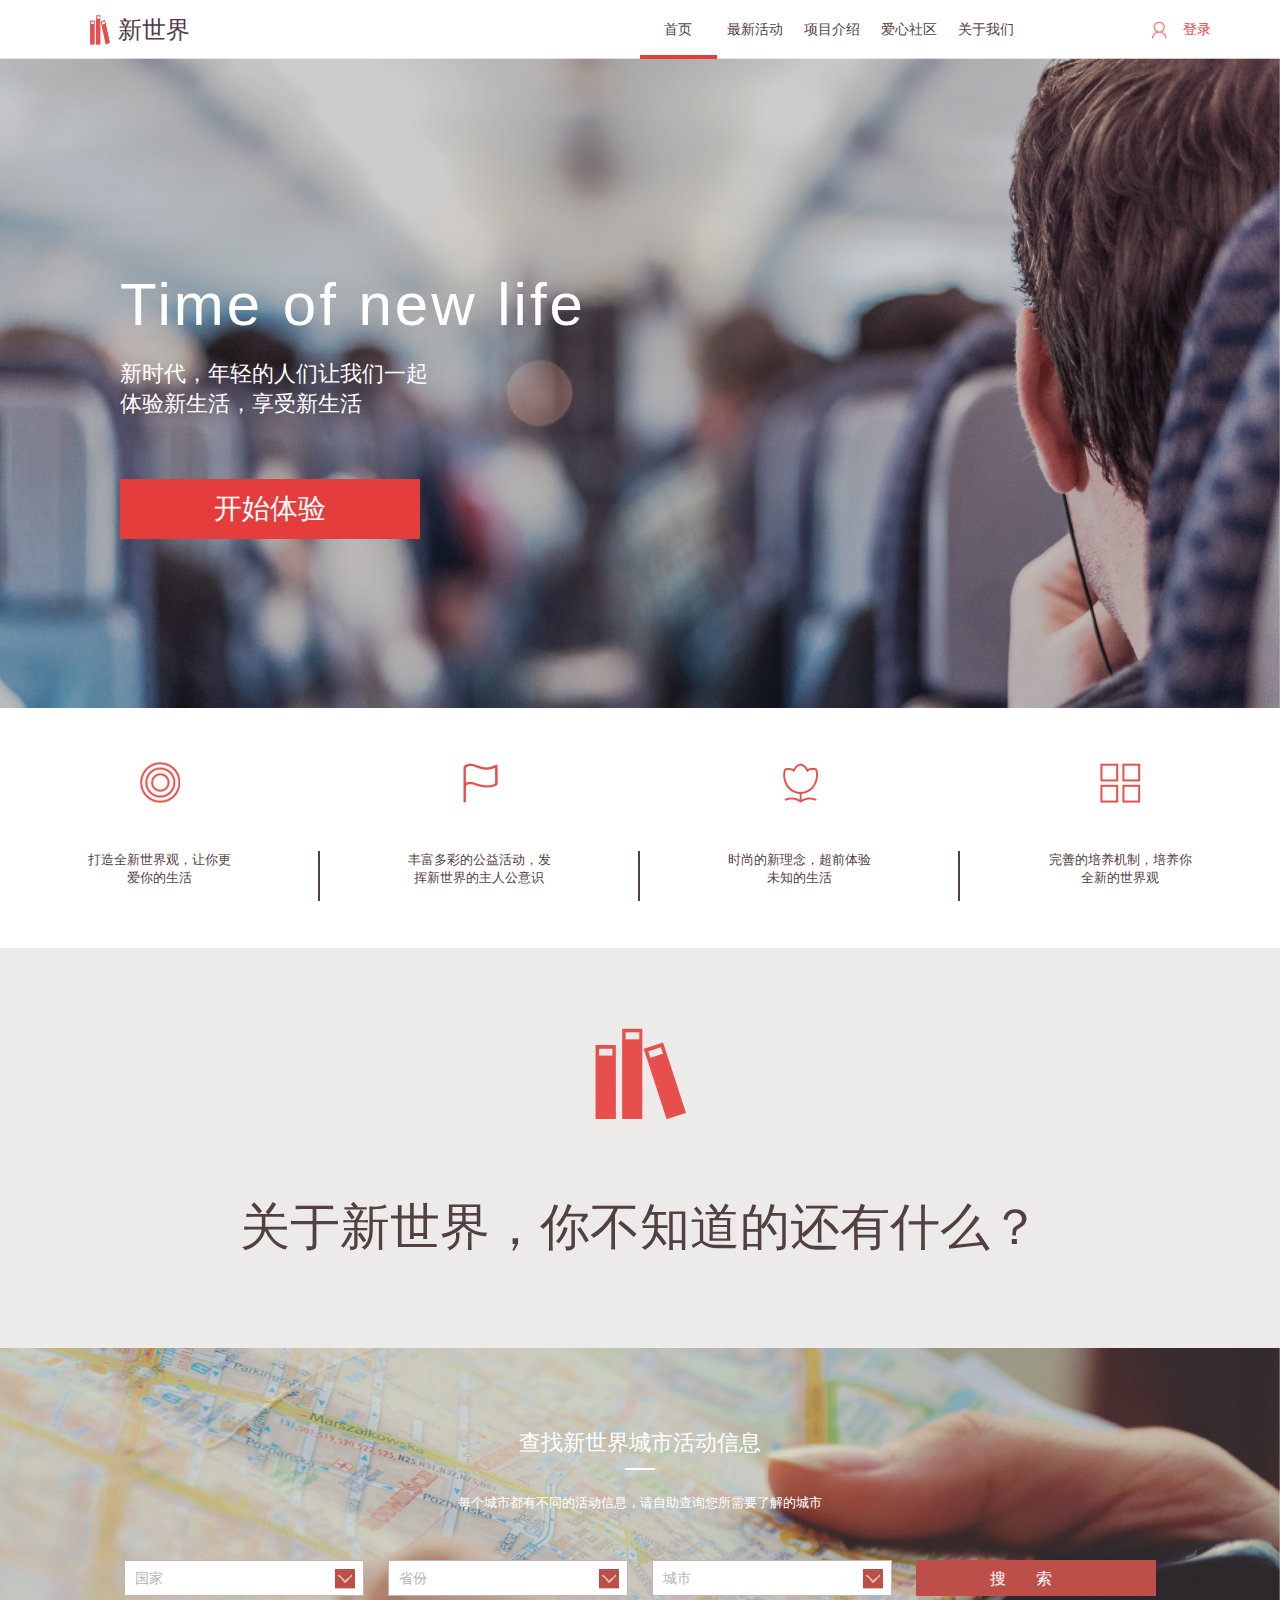
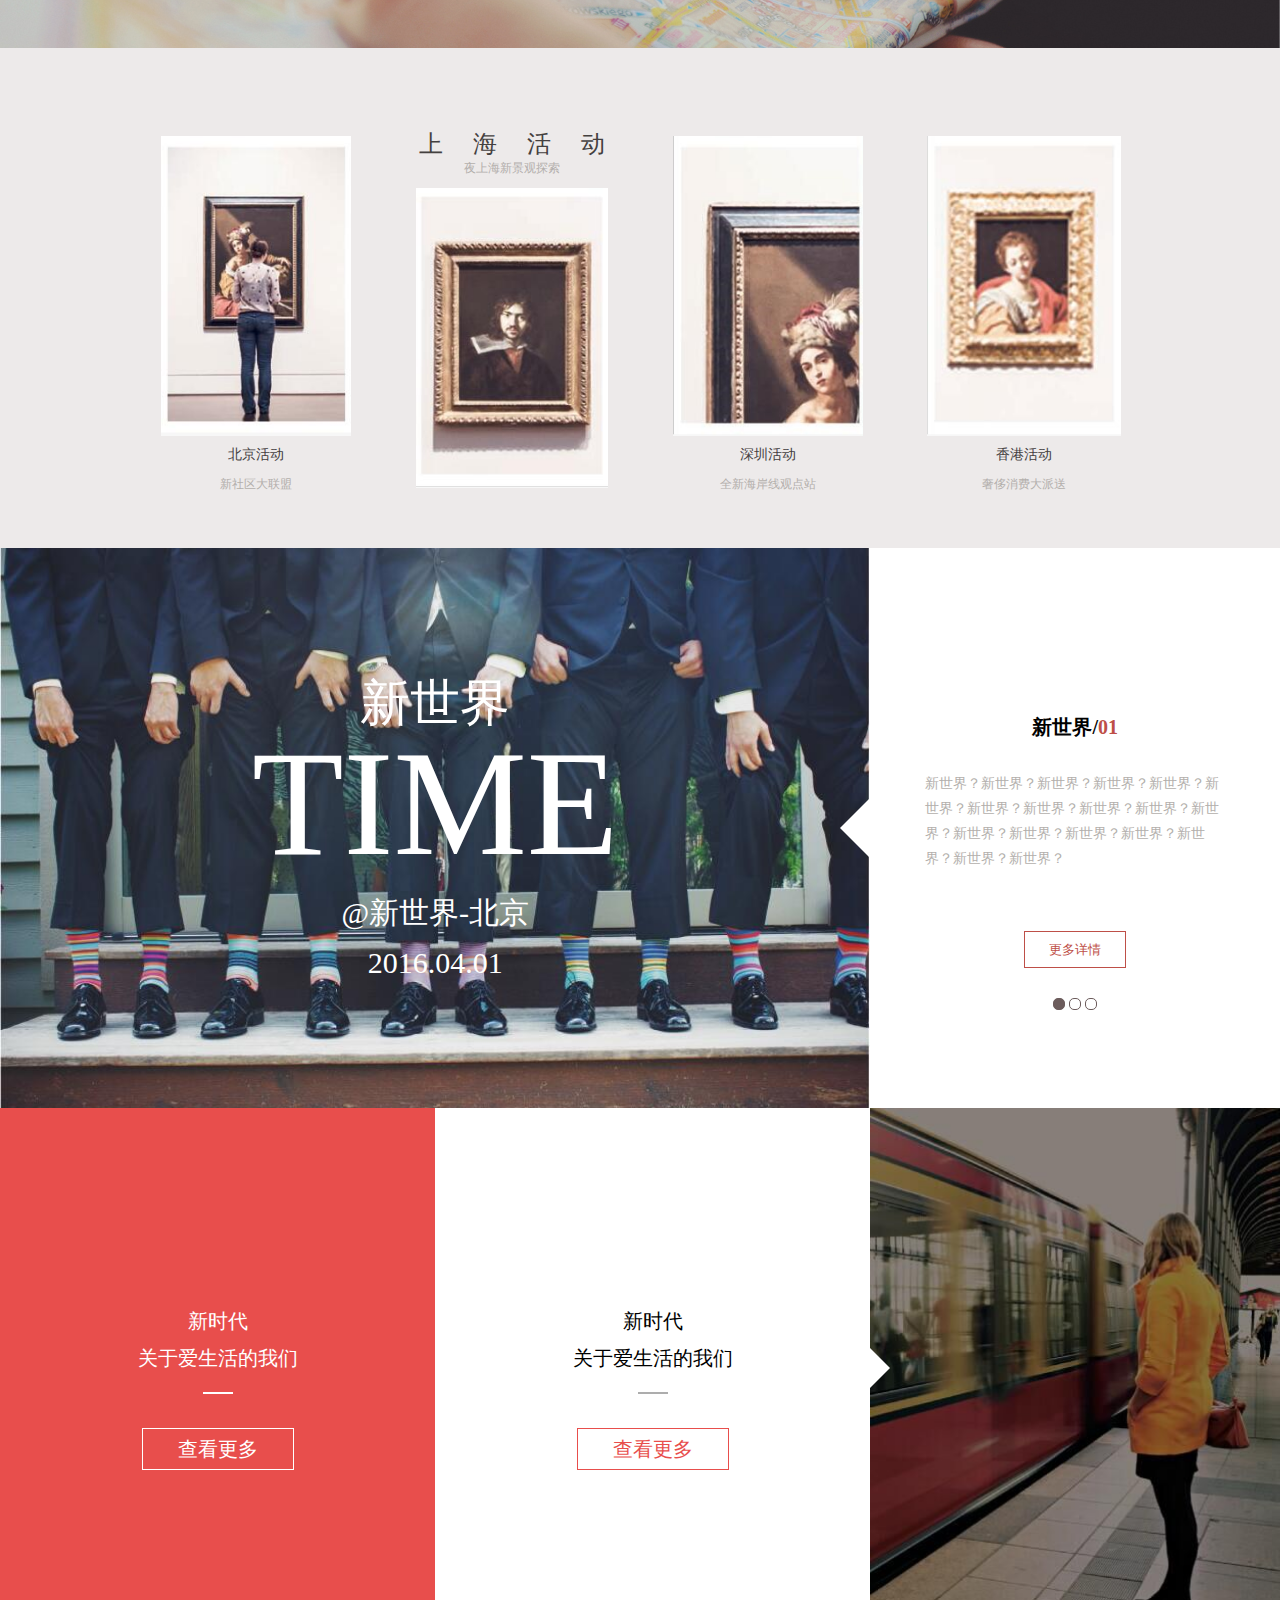
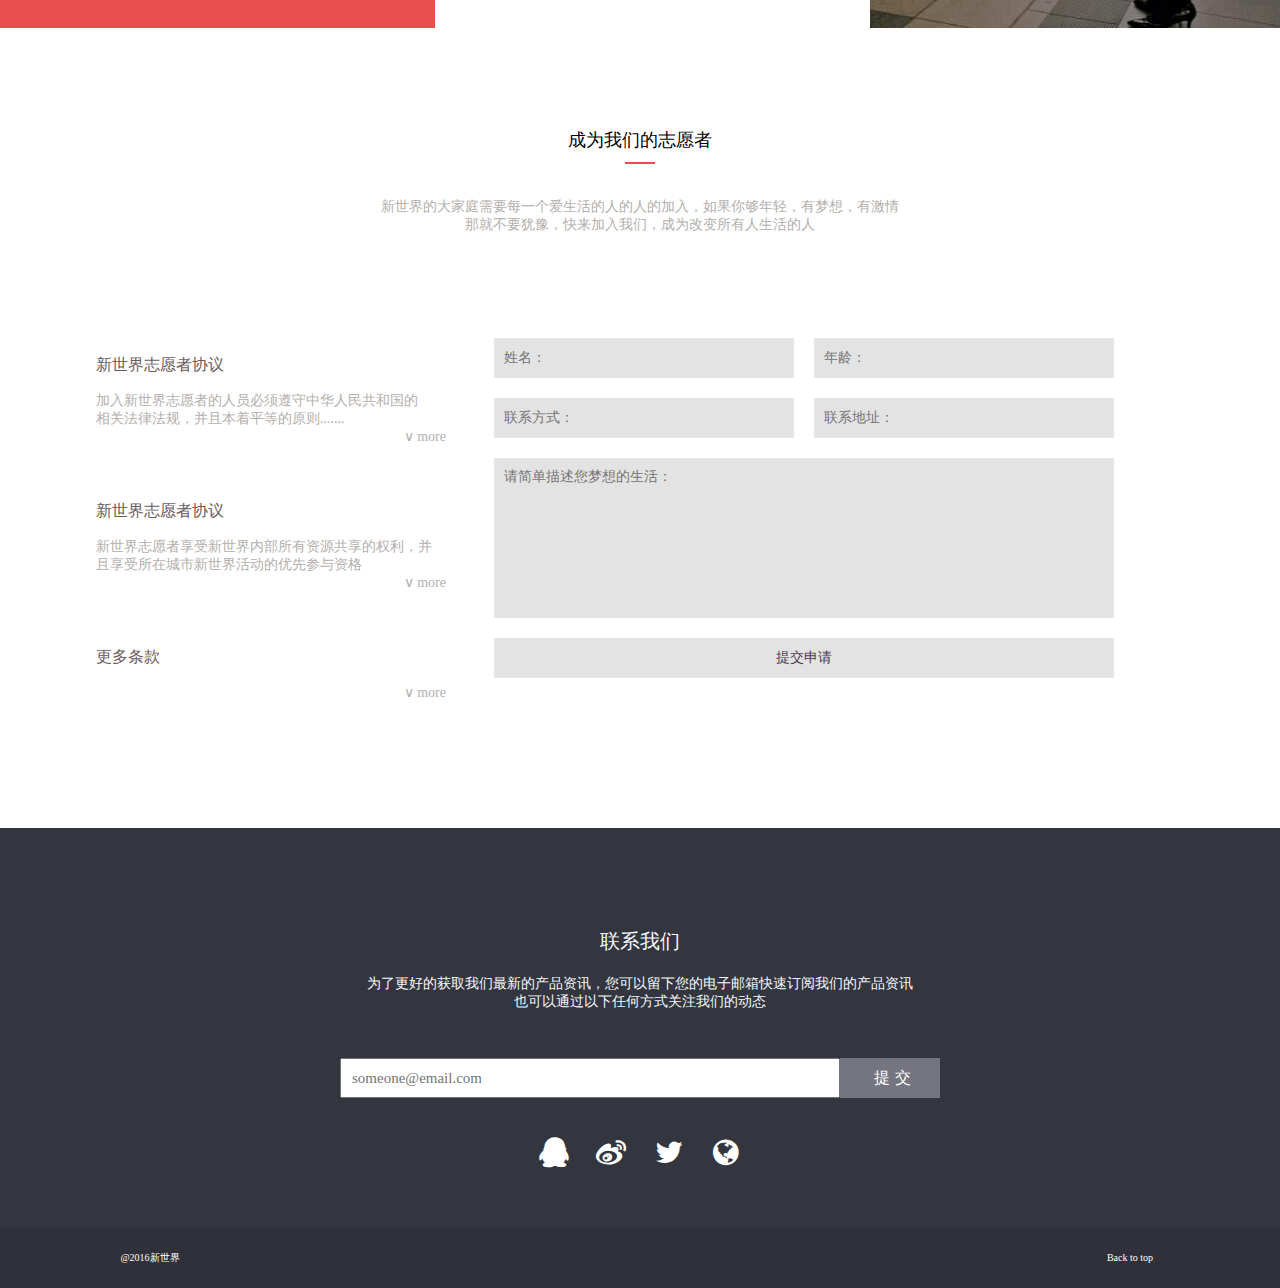
<file: 新世界/index.html>
<!DOCTYPE html>
<html lang="en">
<head>
    <meta charset="UTF-8">
    <title>New world</title>
  <link rel="stylesheet" href="css/normalize.css"/>
    <link rel="stylesheet" href="css/style.css"/>
    <link rel="stylesheet" href="css/font-awesome.min.css"/>
</head>
<body>
    <a id="top"></a>
    <div class="container">
        <header>            
            <div class="banner-left">
                <h1>新世界</h1>
            </div>
            <nav>
                <ul>
                    <li>首页</li>
                    <li>最新活动</li>
                    <li>项目介绍</li>
                    <li>爱心社区</li>
                    <li>关于我们</li>
                    <li class="move"></li>
                </ul>
            </nav>
            <div class="banner-right">
                <span>登录</span>
                <div class="move"></div>
            </div>
            
        </header>
        <section id="section-1">            
            <div class="mes">
                <p>Time of new life</p>
                <p>新时代，年轻的人们让我们一起</p>
                <p>体验新生活，享受新生活</p>
                <span>开始体验</span>
            </div>
            
        </section>
        <section id="section-2">
            
            <div class="cell">
                <div class="img">
                    <img src="images/icon-3.jpg"/>
                </div>
                <div class="mes">
                    <p>打造全新世界观，让你更<br/>爱你的生活</p>
                </div>
            </div>
            <div class="cell">
                <div class="img">
                    <img src="images/icon-4.jpg"/>
                </div>
                <div class="mes">
                    <p>丰富多彩的公益活动，发<br/>挥新世界的主人公意识</p>
                </div>
            </div>
            <div class="cell">
                <div class="img">
                    <img src="images/icon-5.jpg"/>
                </div>
                <div class="mes">
                    <p>时尚的新理念，超前体验<br/>未知的生活</p>
                </div>
            </div>
            <div class="cell">
                <div class="img">
                    <img src="images/icon-6.jpg"/>
                </div>
                <div class="mes">
                    <p>完善的培养机制，培养你<br/>全新的世界观</p>
                </div>
            </div>
            
        </section>
        <section id="section-3">
            
            <div class="img">
                <img src="images/icon-1.png"/>
            </div>
            <div class="mes">
                <p>关于新世界，你不知道的还有什么？</p>
            </div>
            
        </section>
        <section id="section-4">
                <div class="mes">
                    <p>查找新世界城市活动信息</p>
                    <span></span>
                    <p>每个城市都有不同的活动信息，请自助查询您所需要了解的城市</p>
                </div>
                <div>
                <form class="search" name = "search" action="" method="POST">
                <input type="radio" name="select"/>
                <input type="radio" name="select"/>
                <input type="radio" name="select"/>
                <input type="submit" value="搜索"/>
                <div class="options">
                    <div class="select select-1">
                        <span>国家</span>
                        <div class="option">
                            <ul>
                                <li>中国</li>
                                <li>美国</li>
                            </ul>
                        </div>
                    </div>
                    <div class="select select-2">
                        <span>省份</span>
                        <div class="option">
                            <ul>
                                <li>北京市</li>
                                <li>天津市</li>
                                <li>河北省</li>
                                <li>陕西省</li>
                                <li>内蒙古自治区</li>
                                <li>辽宁省</li>
                            </ul>
                        </div>
                    </div>
                    <div class="select select-3">
                        <span>城市</span>
                        <div class="option">
                        </div>
                    </div>
                    <div class="select">
                        <span> </span>
                    </div>
                </div>
            </form>
            </div>
            
        </section>
        <section id="section-5">            
            <div class="cell">
                <div class="img">
                    <img src="images/pic03.jpg"/>
                </div>
                <div class="mes">
                    <p>北京活动</p>
                    <p>新社区大联盟</p>
                </div>
            </div>
            <div class="cell">
                <div class="mes">
                    <p>上海活动</p>
                    <p>夜上海新景观探索</p>
                </div>
                <div class="img">
                    <img src="images/pic04.jpg"/>
                </div>
            </div>
            <div class="cell">
                <div class="img">
                    <img src="images/pic05.jpg"/>
                </div>
                <div class="mes">
                    <p>深圳活动</p>
                    <p>全新海岸线观点站</p>
                </div>
            </div>
            <div class="cell">
                <div class="img">
                    <img src="images/pic06.jpg"/>
                </div>
                <div class="mes">
                    <p>香港活动</p>
                    <p>奢侈消费大派送</p>
                </div>
            </div>            
        </section>
        <section id="section-6">            
            <div class="left">
                <div class="mes">
                    <p>新世界</p>
                    <p>TIME</p>
                    <p>@新世界-北京</p><br>
                    <p>2016.04.01</p>
                </div>
            </div>
            <div class="right">
                <div class="wrapper">
                    <input type="radio" name="list"/>
                    <input type="radio" name="list"/>
                    <input type="radio" name="list"/><br/>
                    <div class="list"></div>
                    <div class="list"></div>
                    <div class="list"></div>
                    <div class="mes mes-1">
                        <p>新世界/<span>01</span></p>
                        <p>新世界？新世界？新世界？新世界？新世界？新世界？新世界？新世界？新世界？新世界？新世界？新世界？新世界？新世界？新世界？新世界？新世界？新世界？</p>
                    </div>
                    <div class="mes mes-2">
                        <p>新世界/<span>02</span></p>
                        <p>新世界。新世界。新世界。新世界。新世界。新世界。新世界。新世界。新世界。新世界。新世界。新世界。新世界。新世界。新世界。新世界。新世界。新世界。</p>
                    </div>
                    <div class="mes mes-3">
                        <p>新世界/<span>03</span></p>
                        <p>新世界！新世界！新世界！新世界！新世界！新世界！新世界！新世界！新世界！新世界！新世界！新世界！新世界！新世界！新世界！新世界！新世界！新世界！</p>
                    </div>
                    <div class="button">
                        <span>更多详情</span>
                    </div>
                </div>
            </div>
            
        </section>
        <section id="section-7">            
            <div class="wrapper">
                <div class="cell">
                    <div class="mes">
                        <p>新时代</p>
                        <p>关于爱生活的我们</p>
                        <span></span>
                    </div>
                    <div class="button">
                        <span>查看更多</span>
                    </div>
                </div>
                <div class="cell">
                    <div class="mes">
                        <p>新时代</p>
                        <p>关于爱生活的我们</p>
                        <span></span>
                    </div>
                    <div class="button">
                        <span>查看更多</span>
                    </div>
                </div>
            </div>
            <div class="img"></div>            
        </section>
        <section id="section-8">            
            <div class="top">
                <div class="mes">
                    <p>成为我们的志愿者</p>
                    <span></span>
                    <p>新世界的大家庭需要每一个爱生活的人的人的加入，如果你够年轻，有梦想，有激情<br/>那就不要犹豫，快来加入我们，成为改变所有人生活的人</p>
                </div>
            </div>
            <div class="left">
                <div class="mes">
                    <p>新世界志愿者协议</p>
                    <p>加入新世界志愿者的人员必须遵守中华人民共和国的<br/>相关法律法规，并且本着平等的原则.......</p>
                    <span>∨ more</span>
                </div>
                <div class="mes">
                    <p>新世界志愿者协议</p>
                    <p>新世界志愿者享受新世界内部所有资源共享的权利，并<br/>且享受所在城市新世界活动的优先参与资格</p>
                    <span>∨ more</span>
                </div>
                <div class="mes">
                    <p>更多条款</p>
                    <span>∨ more</span>
                </div>
            </div>
            <div class="right">
                <form>
                    <input type="text" placeholder="姓名："/>
                    <input type="text" placeholder="年龄："/>
                    <input type="text" placeholder="联系方式："/>
                    <input type="text" placeholder="联系地址："/>
                    <textarea cols="30" rows="10" placeholder="请简单描述您梦想的生活："></textarea>
                    <input type="submit" value="提交申请"/>
                </form>
            </div>
            
        </section>
        <section id="section-9">           
            <div class="mes">
                <p>联系我们</p>
                <p>为了更好的获取我们最新的产品资讯，您可以留下您的电子邮箱快速订阅我们的产品资讯<br/>也可以通过以下任何方式关注我们的动态</p>
            </div>
            <div class="text">
                <input type="email" placeholder="someone@email.com"/>
                <input type="submit" value=" 提交"/>
            </div>
            <div class="icon">
                <i class="fa fa-qq"></i>
                <i class="fa fa-weibo"></i>
                <i class="fa fa-twitter"></i>
                <i class="fa fa-globe"></i>
            </div>            
        </section>
        <footer>
            <div class="mes">
                <span>@2016新世界</span>
            </div>
            <div class="back">
                <a href="#top">Back to top</a>
            </div>
        </footer>
    </div>
    
</body>
</html>
</file>
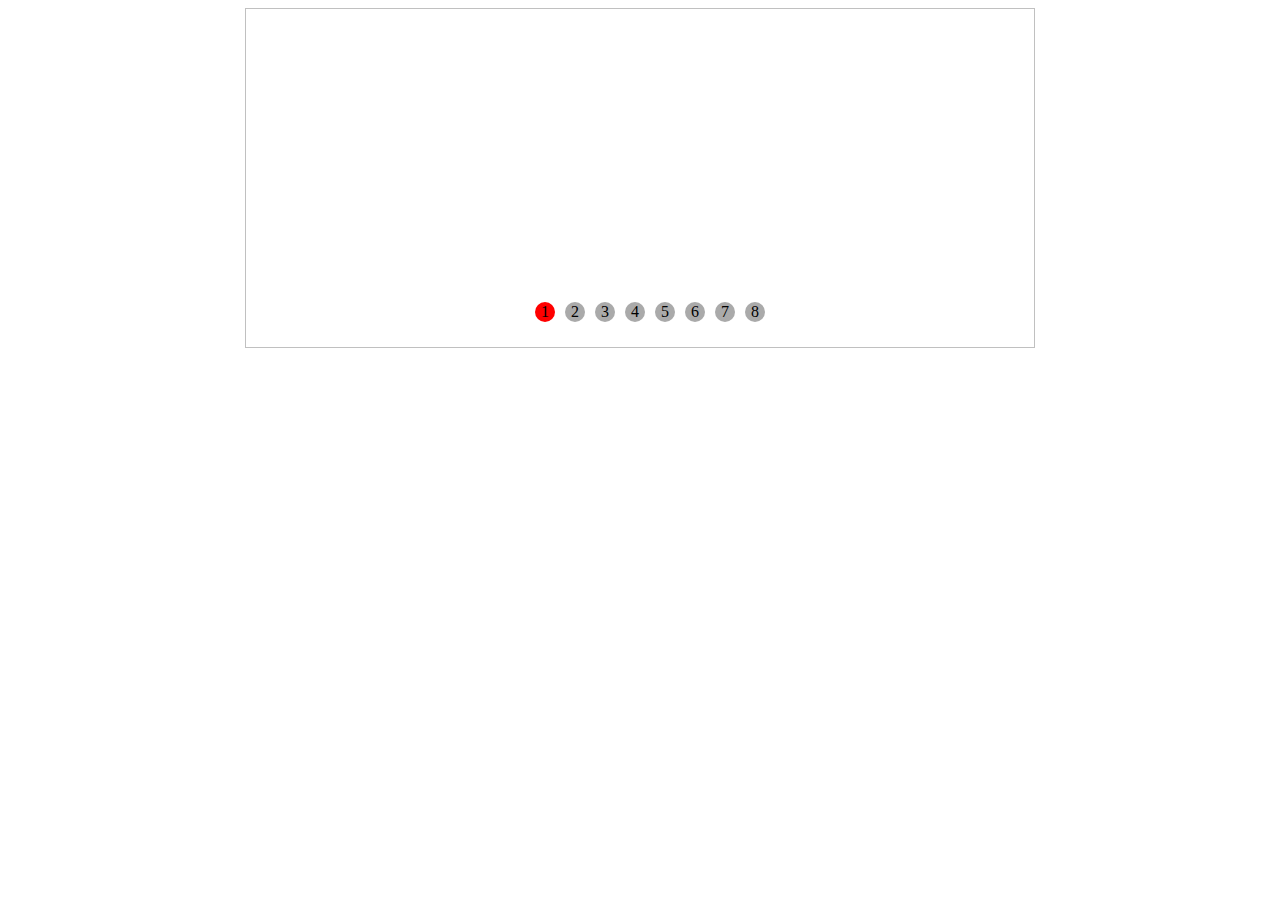
<file: 轮播图/index.html>
<!DOCTYPE html>
<html lang="en">
<head>
    <meta charset="UTF-8">
    <title>轮播图</title>
    <style>
        #loopDiv{
            width: 790px;
            height: 340px;
            margin: 0 auto;
            position: relative;
        }

        #list{
            list-style: none;
            position: absolute;
            bottom: 10px;
            left: 250px;
        }
        #list li{
            float: left;
            width: 20px;
            height: 20px;
            line-height: 20px;
            text-align: center;
            border-radius: 50%;
            background: #aaa;
            margin-right: 10px;
        }
        .chooseBut{
            width: 50px;
            height: 80px;
            background-color: rgba(0,0,0,0.2);
            color: #fff;
            font-size: 30px;
            line-height: 80px;
            text-align: center;
            display: none;
        }
        #left{
            position: absolute;
            left: 0px;
            top: 130px;
        }
        #right{
            position: absolute;
            right: 0px;
            top: 130px;
        }
    </style>
</head>
<body>
    <div id="loopDiv">
        <img  id="pic" style="width: 790px;height: 340px;"/>
        <ul id="list">
            <li>1</li>
            <li>2</li>
            <li>3</li>
            <li>4</li>
            <li>5</li>
            <li>6</li>
            <li>7</li>
            <li>8</li>
        </ul>
        <div id="left" class="chooseBut"><</div>
        <div id="right" class="chooseBut">></div>
    </div>
    <script type="text/javascript">
        var jsDivBox = document.getElementById("loopDiv");
        //图片节点
        var jsImg = document.getElementById("pic");
        //左右按钮节点
        var jsLeft = document.getElementById("left");
        var jsRight = document.getElementById("right");
        //获取所有的li
        var jsUl = document.getElementById("list");
        var jsLis = jsUl.getElementsByTagName("li");
        //让第一个小圆点变为红色
        jsLis[0].style.backgroundColor = "red";

        //显示当前的图片下标
        var currentPage = 0;

        //启动定时器
        var timer = setInterval(func, 1000);
        function func() {
            currentPage++;
            changePic();

        }
        function changePic() {
            if (currentPage == 8) {
                currentPage = 0;
            }
            if (currentPage == -1) {
                currentPage = 7;
            }
            //更换图片
            //"img/1.jpg"
            jsImg.src = "img/" + currentPage + ".jpg";
            //将所有的小圆点颜色清空
            for (var i = 0; i < jsLis.length; i++) {
                jsLis[i].style.backgroundColor = "#aaa";
            }
            //改变对应小圆点为红色
            jsLis[currentPage].style.backgroundColor = "red";
        }

        //鼠标进入
        jsDivBox.addEventListener("mouseover", func1, false);
        function func1() {
            //停止定时器
            clearInterval(timer);
            //显示左右按钮
            jsLeft.style.display = "block";
            jsRight.style.display = "block";
        }
        //鼠标移出
        jsDivBox.addEventListener("mouseout", func2, false);
        function func2() {
            //重启定时器
            timer = setInterval(func, 1000);

            //隐藏左右按钮
            jsLeft.style.display = "none";
            jsRight.style.display = "none";
        }

        //点击左右按钮
        jsLeft.addEventListener("click", func3, false);
        function func3() {
            currentPage--;
            changePic();
        }
        jsLeft.onmouseover = function() {
            this.style.backgroundColor = "rgba(0,0,0,0.6)";
        }
        jsLeft.onmouseout = function() {
            this.style.backgroundColor = "rgba(0,0,0,0.2)";
        }
        jsRight.addEventListener("click", func4, false);
        function func4() {
            currentPage++;
            changePic();
        }
        jsRight.onmouseover = function() {
            this.style.backgroundColor = "rgba(0,0,0,0.6)";
        }
        jsRight.onmouseout = function() {
            this.style.backgroundColor = "rgba(0,0,0,0.2)";
        }

        //进入小圆点
        for (var j = 0; j < jsLis.length; j++) {
            jsLis[j].onmouseover = function() {
                currentPage = parseInt(this.innerHTML) - 1;
                changePic();
            };
        }

    </script>
</body>
</html>
</file>
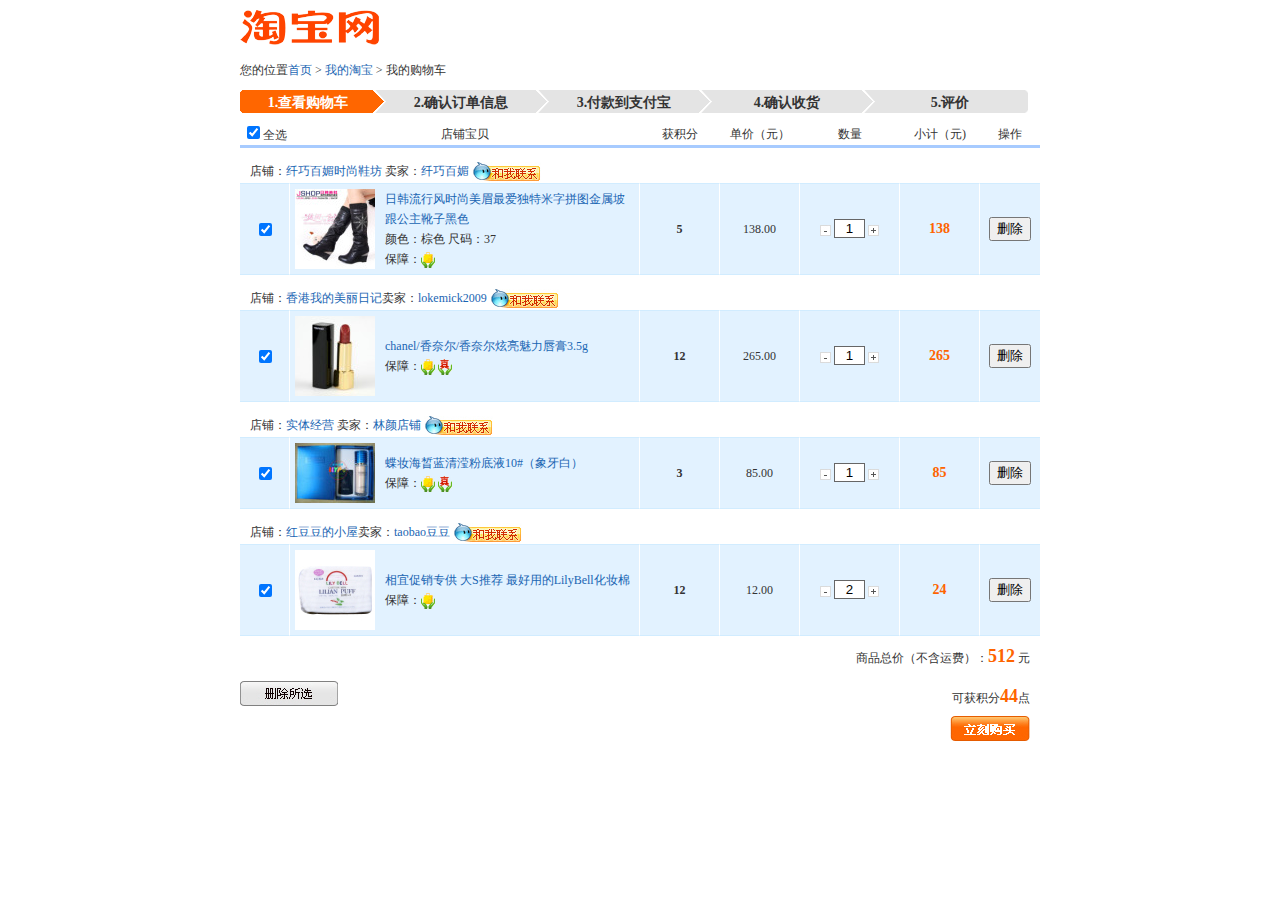
<file: mycart/demo.html>
<!DOCTYPE html PUBLIC "-//W3C//DTD XHTML 1.0 Transitional//EN" "http://www.w3.org/TR/xhtml1/DTD/xhtml1-transitional.dtd">
<html>
<head>
<meta http-equiv="Content-Type" content="text/html; charset=utf-8" />
<title>淘宝购物车页面</title>
<link href="css/myCart1.css" type="text/css" rel="stylesheet"/>
<script type="text/javascript" src="js/myCart1.js"></script>
</head>
<body>
<div id="header"><img src="images/taobao_logo.gif" alt="logo" /></div>
<div id="nav">您的位置<a href="#">首页</a> > <a href="#">我的淘宝</a> > 我的购物车</div>
<div id="navlist">
  <ul>
    <li class="navlist_red_left"></li> 
    <li class="navlist_red">1.查看购物车</li> 
    <li class="navlist_red_arrow"></li>
    <li class="navlist_gray">2.确认订单信息</li> 
    <li class="navlist_gray_arrow"></li> 
     <li class="navlist_gray">3.付款到支付宝</li> 
    <li class="navlist_gray_arrow"></li>   
     <li class="navlist_gray">4.确认收货</li> 
    <li class="navlist_gray_arrow"></li> 
    <li class="navlist_gray">5.评价</li> 
    <li class="navlist_gray_right"></li>   
  </ul>
</div>
<div id="content">
 <table width="100%" border="0" cellspacing="0" cellpadding="0" id="shopping">
 <form action="" method="post" name="myform">
  <tr>
    <td class="title_1"><input id="allCheckBox" type="checkbox" value="" onclick="selectAll()" />全选</td>
    <td class="title_2" colspan="2">店铺宝贝</td>
    <td class="title_3">获积分</td>
    <td class="title_4">单价（元）</td>
    <td class="title_5">数量</td>
    <td class="title_6">小计（元)</td>
    <td class="title_7">操作</td>
  </tr>
  <tr>
    <td colspan="8" class="line"></td>
  </tr>
  <tr>
    <td colspan="8" class="shopInfo">店铺：<a href="#">纤巧百媚时尚鞋坊</a> 卖家：<a href="#">纤巧百媚</a> <img src="images/taobao_relation.jpg" alt="relation" /></td>
  </tr>
   <tr id="product1" class="product">
    <td class="cart_td_1"><input name="cartCheckBox" type="checkbox" value="product1" onclick="selectSingle()" /></td>
    <td class="cart_td_2"><img src="images/taobao_cart_01.jpg" alt="shopping"/></td>
    <td class="cart_td_3"><a href="#">日韩流行风时尚美眉最爱独特米字拼图金属坡跟公主靴子黑色</a><br />
       颜色：棕色 尺码：37<br />
        保障：<img src="images/taobao_icon_01.jpg" alt="icon" /></td>
    <td class="cart_td_4">5</td>
    <td class="cart_td_5">138.00</td>
    <td class="cart_td_6"><img src="images/taobao_minus.jpg" alt="minus" onclick="changeNum('num_1','minus')" class="hand"/> <input id="num_1" type="text"  value="1" class="num_input" readonly="readonly"/> <img src="images/taobao_adding.jpg" alt="add" onclick="changeNum('num_1','add')"  class="hand"/></td>
    <td class="cart_td_7"></td>
    <td class="cart_td_8"><button onclick="deleteRow()">删除</button></td>
  </tr>
  
  <tr>
    <td colspan="8" class="shopInfo">店铺：<a href="#">香港我的美丽日记</a>卖家：<a href="#">lokemick2009</a> <img src="images/taobao_relation.jpg" alt="relation" /></td>
  </tr>
   <tr id="product2" class="product">
    <td class="cart_td_1"><input name="cartCheckBox" type="checkbox" value="product2" onclick="selectSingle()" /></td>
    <td class="cart_td_2"><img src="images/taobao_cart_02.jpg" alt="shopping"/></td>
    <td class="cart_td_3"><a href="#">chanel/香奈尔/香奈尔炫亮魅力唇膏3.5g</a><br />
        保障：<img src="images/taobao_icon_01.jpg" alt="icon" /> <img src="images/taobao_icon_02.jpg" alt="icon" /></td>
    <td class="cart_td_4">12</td>
    <td class="cart_td_5">265.00</td>
    <td class="cart_td_6"><img src="images/taobao_minus.jpg" alt="minus" onclick="changeNum('num_2','minus')" class="hand"/> <input id="num_2" type="text"  value="1" class="num_input" readonly="readonly"/> <img src="images/taobao_adding.jpg" alt="add" onclick="changeNum('num_2','add')"  class="hand"/></td>
    <td class="cart_td_7"></td>
    <td class="cart_td_8"><button onclick="deleteRow()">删除</button></td>
  </tr>
  
   <tr>
    <td colspan="8" class="shopInfo">店铺：<a href="#">实体经营</a> 卖家：<a href="#">林颜店铺</a> <img src="images/taobao_relation.jpg" alt="relation" /></td>
  </tr>
   <tr id="product3" class="product">
    <td class="cart_td_1"><input name="cartCheckBox" type="checkbox" value="product3"  onclick="selectSingle()"/></td>
    <td class="cart_td_2"><img src="images/taobao_cart_03.jpg" alt="shopping"/></td>
    <td class="cart_td_3"><a href="#">蝶妆海晳蓝清滢粉底液10#（象牙白）</a><br />
        保障：<img src="images/taobao_icon_01.jpg" alt="icon" /> <img src="images/taobao_icon_02.jpg" alt="icon" /></td>
    <td class="cart_td_4">3</td>
    <td class="cart_td_5">85.00</td>
    <td class="cart_td_6"><img src="images/taobao_minus.jpg" alt="minus" onclick="changeNum('num_3','minus')" class="hand"/> <input id="num_3" type="text"  value="1" class="num_input" readonly="readonly"/> <img src="images/taobao_adding.jpg" alt="add" onclick="changeNum('num_3','add')"  class="hand"/></td>
    <td class="cart_td_7"></td>
    <td class="cart_td_8"><button onclick="deleteRow()">删除</button></td>
  </tr>
  
   <tr>
    <td colspan="8" class="shopInfo">店铺：<a href="#">红豆豆的小屋</a>卖家：<a href="#">taobao豆豆</a> <img src="images/taobao_relation.jpg" alt="relation" /></td>
  </tr>
   <tr id="product4" class="product">
    <td class="cart_td_1"><input name="cartCheckBox" type="checkbox" value="product4" onclick="selectSingle()" /></td>
    <td class="cart_td_2"><img src="images/taobao_cart_04.jpg" alt="shopping"/></td>
    <td class="cart_td_3"><a href="#">相宜促销专供 大S推荐 最好用的LilyBell化妆棉</a><br />
        保障：<img src="images/taobao_icon_01.jpg" alt="icon" /></td>
    <td class="cart_td_4">12</td>
    <td class="cart_td_5">12.00</td>
    <td class="cart_td_6"><img src="images/taobao_minus.jpg" alt="minus" onclick="changeNum('num_4','minus')" class="hand"/> <input id="num_4" type="text"  value="2" class="num_input" readonly="readonly"/> <img src="images/taobao_adding.jpg" alt="add" onclick="changeNum('num_4','add')"  class="hand"/></td>
    <td class="cart_td_7"></td>
    <td class="cart_td_8"><button onclick="deleteRow()">删除</button></td>
  </tr>
  
   <tr>
   <td  colspan="3"><a href="javascript:deleteSelectRow()"><img src="images/taobao_del.jpg" alt="delete"/></a></td>
    <td colspan="5" class="shopend">商品总价（不含运费）：<label id="total" class="yellow"></label> 元<br />
    可获积分<label class="yellow" id="integral"></label>点<br />
    <input name=" " type="image" src="images/taobao_subtn.jpg" /></td>
  </tr>
  </form>
</table>
</div>
</body>
</html>
</file>
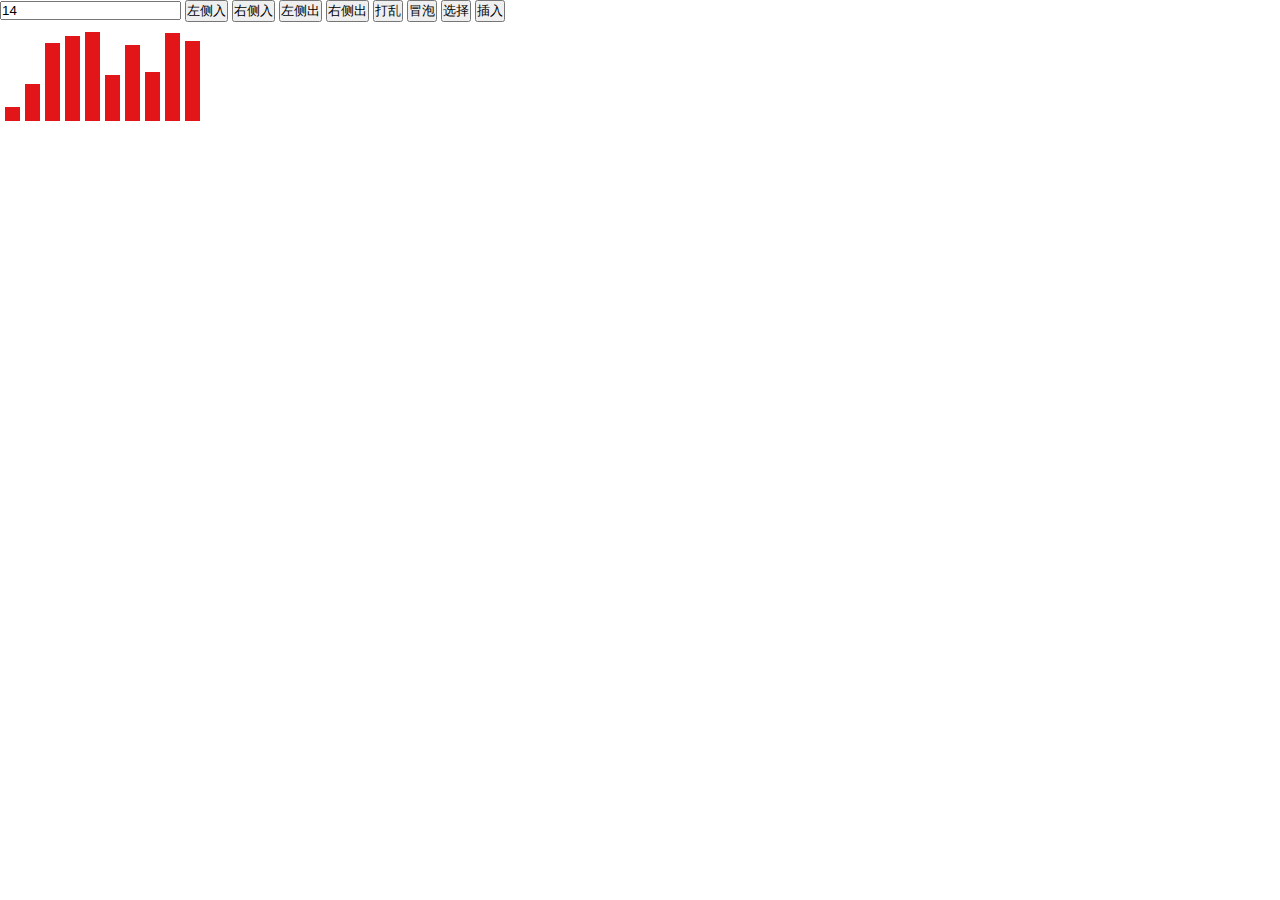
<file: task19/19.html>
<!DOCTYPE html>
<html lang="en">
<head>
	<meta charset="UTF-8">
	<title>19</title>
	<style type="text/css">
	* {
    margin: 0;
    padding: 0;
}
ul {
    margin-top: 10px;
    vertical-align: bottom;
}
li {
    display: inline-block;
    margin-left: 5px;
    width: 15px;
    background-color: #E21519;
    color: #FFFFFF;
    list-style-type: none;
}
</style>
</head>
<body>
	 <input type="text"> 
	 <button>左侧入</button> 
	 <button>右侧入</button> 
     <button>左侧出</button> 
     <button>右侧出</button> 
     <button>打乱</button> 
    <button>冒泡</button> 
     <button>选择</button> 
     <button>插入</button> 
     <ul></ul> 
     <script type="text/javascript" src="util.js"></script>
<script type="text/javascript">

	(function() {
    var btns         = document.querySelectorAll("button"),
        lin          = btns[0],
        rin          = btns[1],
        lout         = btns[2],
        rout         = btns[3],
        messBtn      = btns[4],
        bubbleBtn    = btns[5],
        selectionBtn = btns[6],
        insertionBtn    = btns[7],
        queue        = document.querySelector("ul");

    addHandler(lin, "click", leftIn);
    addHandler(rin, "click", rightIn);
    addHandler(lout, "click", leftOut);
    addHandler(rout, "click", rightOut);
    addHandler(queue, "click", deleteEle);
    addHandler(messBtn, "click", function() {
        init(queue, lin);
    });
    addHandler(bubbleBtn, "click", function() {
        bubbleSort(queue);
    });
    addHandler(selectionBtn, "click", function() {
        slectionSort(queue);
    });
    addHandler(insertionBtn, "click", function() {
        insertionSort(queue);
    });

    init(queue, lin);
})();

function leftIn() {
    var queue  = document.querySelector("ul"),
        input  = document.querySelector("input"),
        newEle = document.createElement("li"),
        oldEle = queue.querySelectorAll("li")[0],
        temp;

    if(!(temp = transValue(input))) {
        return false;
    }
    newEle.style.height = temp + "px";
    if(queueLength(queue) >= 60) {
        alert("队列满了");
    } else if(!oldEle) {
        queue.appendChild(newEle);
    } else {
        queue.insertBefore(newEle, oldEle);
    }
};

function rightIn() {
    var newEle = document.createElement("li"),
        queue  = document.querySelector("ul"),
        input  = document.querySelector("input"),
        temp;

    if(!(temp = transValue(input))) {
        return false;
    }
    newEle.style.height = temp + "px";
    if(queueLength(queue) >= 60) {
        alert("队列满了");
    } else {
        queue.appendChild(newEle);
    }
};

function leftOut() {
    var queue  = document.querySelector("ul"),
        oldEle = queue.querySelectorAll("li")[0];

    if(!oldEle) {
        alert("队列空了");
    } else {
        alert(oldEle.offsetHeight);
        queue.removeChild(oldEle);
    }
};

function rightOut() {
    var queue  = document.querySelector("ul"),
        oldEle = queue.lastChild;

    if(!oldEle) {
        alert("队列空了");
    } else {
        alert(oldEle.offsetHeight);
        queue.removeChild(oldEle);
    }
};

function deleteEle(event) {
    var oldEle = getTarget(event),
        queue  = document.querySelector("ul");

    if(oldEle.tagName == "LI") {
        queue.removeChild(oldEle);
    }
};

/**
 * the number of elements in queue
 */
function queueLength(queue) {
    return queue.querySelectorAll("li").length;
};

function transValue(input) {
    var result = parseInt(input.value.replace(/\D/g, ""), 10);

    if(result > 100 || result < 10) {
        input.value = "必须为10-100的整数！";
        return false;
    }
    return result;
};

function swap(ele1, ele2) {
    var temp = ele1.offsetHeight;

    ele1.offsetHeight = ele2.offsetHeight;
    ele1.style.height = ele2.offsetHeight + "px";
    ele2.offsetHeight = temp;
    ele2.style.height = temp + "px";

    // 如果只是相邻元素swap，可以使用下面这个方法直接交换dom元素
    // 但是考虑到非冒泡排序算法使用swap时不一定是交换相邻元素(比
    // 如插入排序)，所以使用交换高度的方法。注意ele.style.height
    // 和ele.offsetHeight都需要互换

    // ele1.parentNode.insertBefore(ele2, ele1);
};

function bubbleSort(queue) {
    var eles = queue.querySelectorAll("li"),
        len  = eles.length, i=0, j = 0, delay = 50, timer;

    timer = setInterval(function(){
        if(i==len-1){
            clearInterval(timer);
        }
        
            
                if(j<len-1-i&&eles[j].offsetHeight>eles[j+1].offsetHeight){
                    swap(eles[j],eles[j+1]);
                    i++;
                    j++;
                }
            
        }, delay);
};

function slectionSort(queue) {
    var eles = queue.querySelectorAll("li"),
        len  = eles.length, i = 0, j = 1, min = 0, delay = 50, timer;

    timer = setInterval(function() {
        if(i == len - 1) {
            clearInterval(timer);
        }
        if(j == len) {
            swap(eles[i], eles[min]);
            ++i;
            min = i;
            j = i + 1;
        }
        if(eles[j] && eles[j].offsetHeight < eles[min].offsetHeight) {
            min = j;
        }
        ++j;
    }, delay);
};

/**
 * 用两个变量控制内外循环
 */
function insertionSort(queue) {
    var eles = queue.querySelectorAll("li"),
        len  = eles.length,
        temp, i = 1, j = 0, timer, delay = 100, outer = true, inner = false;

    timer = setInterval(function() {
        if(outer) {
            if(i == len) {
                clearInterval(timer);
                return ;
            }
            if(eles[i].offsetHeight < eles[i-1].offsetHeight) {
                temp = eles[i].offsetHeight;
                j = i - 1;
                outer = false;
                inner = true;
            } else {
                i++;
            }
        }
        if(inner) {
            if(j < 0 || eles[j].offsetHeight < temp) {
                eles[j+1].style.height = temp + "px";
                eles[j+1].offsetHeight = temp;
                i++;
                inner = false;
                outer = true;
            } else {
                eles[j+1].style.height = eles[j].style.height;
                eles[j+1].offsetHeight = eles[j].offsetHeight;
                j--;
            }
        }
    }, delay);
};
</script>	
</body>
</html>
</file>
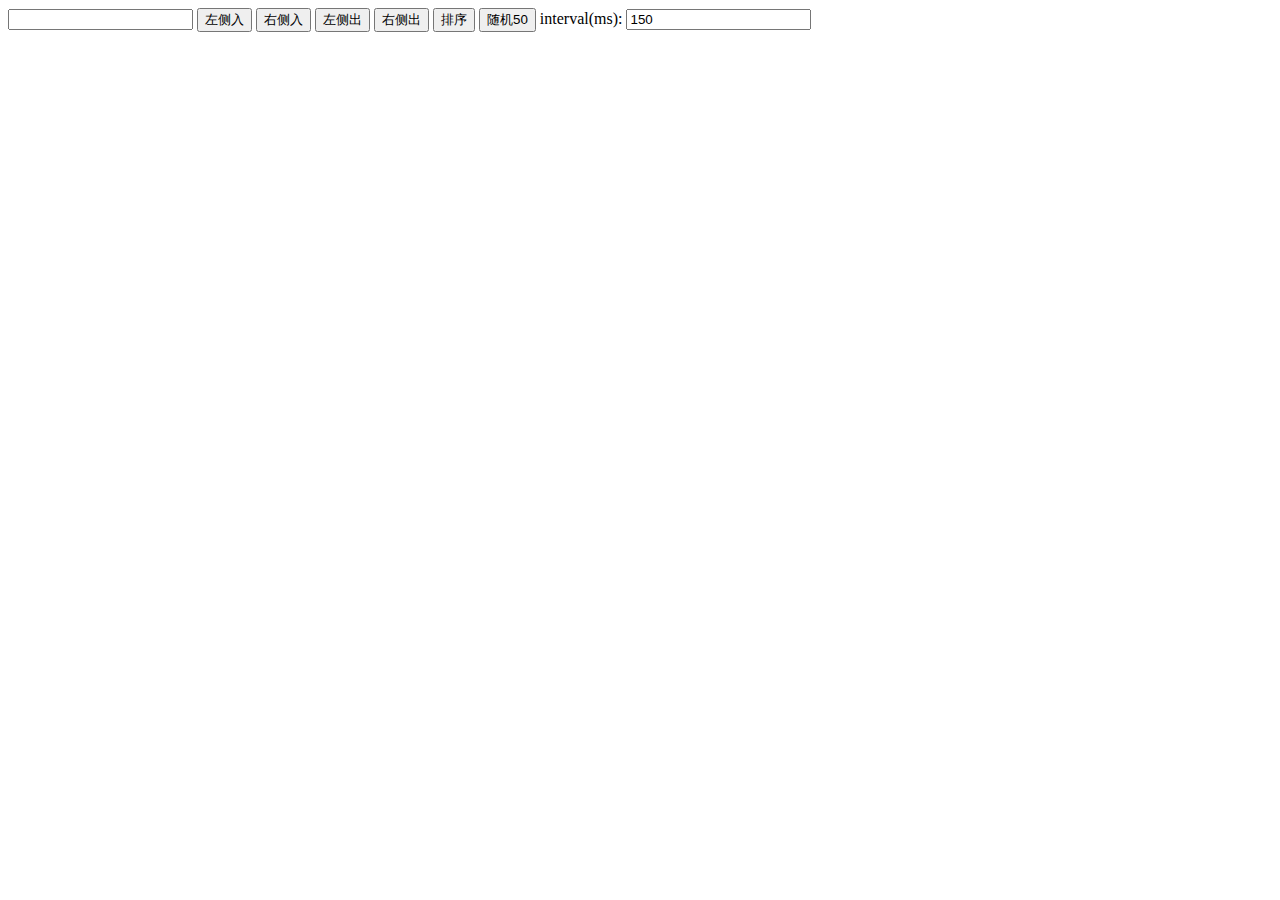
<file: task19/191.html>
<!DOCTYPE html>
<html>
<head>
  <meta charset="utf-8" />
  <title>Task 19</title>
  <style>
    #result {
      display: flex;
      height: 505px;
      align-items: flex-end;
    }
    #result div {
      margin: 3px;
      width: 15px;
      transition: height 500ms;
    }
    .red {
      background-color: red;
    }
    .blue {
      background-color: blue;
    }
    .green {
      background-color: green;
    }
  </style>
</head>
<body>
  <div>
    <input type="text" />
    <button id="left-in">左侧入</button>
    <button id="right-in">右侧入</button>
    <button id="left-out">左侧出</button>
    <button id="right-out">右侧出</button>
    <button id="sort">排序</button>
    <button id="random">随机50</button>
    interval(ms): <input id="renderInterval" value="150" />
  </div>
  <div id="result"></div>
  <script>
    $ = function (el) { return document.querySelector(el); };
    $$ = function (el) { return document.querySelectorAll(el); };
    var data = [];
    var sizeFactor = 5; // 大，大，大
    var aniQue = delay(function(){}, 0); // = animationQueue
    var inAnimation = false; // true: 不要动，举起手来，离开鼠标和键盘
    var renderInterval = 150; // 设成10才是真快感

    /* delay还是queue？ */
    function delay(fn, t) {
      var queue = [], self, timer;
      function schedule(fn, t) {
        timer = setTimeout(function() {
          timer = null;
          fn();
          if (queue.length) {
            var next = queue.shift();
            schedule(next.fn, next.t);
          }
        }, t);
      }
      self = {
        delay: function(fn, t) {
          if (queue.length || timer) {
            queue.push({fn: fn, t: t});
          } else {
            schedule(fn, t);
          }
          return self;
        },
        cancel: function() {
          clearTimeout(timer);
          queue = [];
        }
      }
      return self.delay(fn, t);
    }

    /* 为什么你怎么快 */
    function sort_partition(left, right) {
      var p = data[left];
      renderSortRange(left, right, false);
      while (left < right) {
        renderSort(right);
        while (left < right && data[right] >= p) {
          right--;
          renderSort(right);
        }
        data[left] = data[right];
        renderSort(left, data[left]);
        while (left < right && data[left] <= p) {
          left++;
          renderSort(left);
        }
        data[right] = data[left];
        renderSort(right, data[right]);
      }
      data[left] = p
      renderSort(left, data[left]);
      renderSortRange(left, right, true);
      return left;
    }

    /* 为什么你怎么快 */
    function sort(left, right) {
      if (left >= right) return;

      var idx = sort_partition(left, right);
      if (left < idx - 1) {
        sort(left, idx - 1);
      }
      if (idx < right) {
        sort(idx + 1, right);
      }
    }

    /* 动起来，哈压库哈压库 */
    function renderSort(idx, value) {
      aniQue.delay(function() {
        $$('#result div')[idx].className = 'blue';
      }, 0);

      if (value != null) {
        aniQue.delay(function() {
          $$('#result div')[idx].style.height = value * sizeFactor + 'px';
          $$('#result div')[idx].title = value.toString();
        }, 0);
      }

      aniQue.delay(function() {
        $$('#result div')[idx].className = 'red';
      }, renderInterval);
    }

    /* 就决定排你们了 */
    function renderSortRange(start, end, cancel) {
      aniQue.delay(function() {
        for (var i = start; i <= end; i++) {
          $$('#result div')[i].className = cancel ? 'red' : 'green';
        }
      }, 0);
    }

    /* 天赐神数 */
    function randomForTest() {
      if (inAnimation) {
        alert('in animation');
        return;
      }
      data = [];
      for (var i = 0; i < 50; i++) {
        data.push(Math.floor(Math.random() * 91 + 10));
      }
      render();
    }

    /* 我要看所有的 */
    function render() {
      $('#result').innerHTML =
        data.map(function(d) { return "<div class='red' style='height:" + d * sizeFactor + "px' title='" + d + "'></div>"; })
          .join('');
    }

    /* 帮我绑定好回调。sort和random要插进去就太丑了，暂时舍弃 */
    function deal(func, succ) {
      var args = [].slice.call(arguments, 2);
      return function(e) {
        if (inAnimation) {
          alert('in animation');
          return;
        }

        try {
          var arg = args.map(function(item) {
            return typeof item === "function" ? item(e) : item;
          });
          var result = func.apply(data, arg);

          if (succ != null) {
            succ(result);
          }
        } catch (ex) {
          if (ex.message != '')
            alert(ex.message);
        }
        render();
      };
    }

    /* 你输了什么？ */
    function getInputValue() {
      var numStr = $('input').value;
      if (!validateStr(numStr)) throw new Error('input error');
      if (data.length > 59) throw new Error('no room');
      var val = parseInt(numStr);
      if (val < 10 || val > 100) throw new Error('out of range');
      return val;
    }

    /* 你单击了什么？ */
    function getClickIndex(e) {
      var node = e.target;
      if (node.id == "result") throw new Error(''); // 中断你们，破坏流程，毁灭世界
      return [].indexOf.call(node.parentNode.children, node);
    }

    /* 不要太勤奋，lazy */
    function getLastIndex() {
      return data.length - 1;
    }

    /* 过滤掉万恶的QA和小白 */
    function validateStr(str) {
      return /\d+/.test(str);
    }

    /* 全部都绑起来 */
    $('#left-in').onclick = deal([].unshift, null, getInputValue);
    $('#right-in').onclick = deal([].push, null, getInputValue);
    $('#left-out').onclick = deal([].shift, window.alert);
    $('#right-out').onclick = deal([].pop, window.alert);
    $('#result').onclick = deal([].splice, null, getClickIndex, 1);
    $('#sort').onclick = function(){
      if (inAnimation) {
        alert('in animation');
        return;
      }
      inAnimation = true;
      renderInterval = parseInt($('#renderInterval').value);
      renderInterval = renderInterval || 150;
      sort(0, getLastIndex());
      aniQue.delay(function(){
        inAnimation = false;
      }, 0);
    };
    $('#random').onclick = randomForTest;
  </script>
</body>
</html>
</file>
<file: 新世界/css/style.css>
.container{
    width: 100%;
    min-width: 1280px;
    font-family: 'Microsoft YaHei';
}
header{
    width: 100%;
    height: 60px;
    font-size: 0;
}
header .banner-left{
    height: 60px;
    width: 10%;
    display: inline-block;
    vertical-align: middle;
    line-height: 60px;
    text-align: center;    
    position: relative;
    left: 7%;    
    background: url(../images/icon-1.png) no-repeat left;
    background-size: 16% 50%;
}
header .banner-left h1{
    color: #4E3A4F;
    font-size: 24px;
    font-weight: 500;
    margin: 0;
    cursor: default;
}
header nav{
    height: 60px;
    width: 30%;
    display: inline-block;
    vertical-align: middle;
    
    position: relative;
    left: 40%;
}
header nav ul{
    height: 60px;
    width: 100%;
    line-height: 60px;
    list-style: none;
    box-sizing: border-box;
    margin: 0;
    padding: 0;
}
header nav ul li{
    display: inline-block;
    width: 20%;
    font-size: 14px;
    text-align: center;
    box-sizing: border-box;
    color: #534141;
    cursor: pointer;
    
    -webkit-transition:color 0.4s ease-in-out;
    -moz-transition:color 0.4s ease-in-out;
    transition:color 0.4s ease-in-out;
}
header nav ul li:hover{
    color: #F04C57;
}
header nav ul .move{
    position: absolute;
    border-top: 4px solid #E53C3C;
    left: 0;
    top: 55px;
    
    -webkit-transition: left 0.4s ease-in-out;
    -moz-transition: left 0.4s ease-in-out;
    transition: left 0.4s ease-in-out;
}
header nav ul li:nth-child(1):hover~.move{
    left: 0;
}
header nav ul li:nth-child(2):hover~.move{
    left: 20%;
}
header nav ul li:nth-child(3):hover~.move{
    left: 40%;
}
header nav ul li:nth-child(4):hover~.move{
    left: 60%;
}
header nav ul li:nth-child(5):hover~.move{
    left: 80%;
}
header .banner-right{
    font-size: 14px;
    color: #E53C3C;
    height: 60px;
    width: 7%;
    display: inline-block;
    vertical-align: middle;
    line-height: 60px;
    text-align: center;
    cursor: pointer;
    
    position: relative;
    left: 50%;
    
    background: url(../images/icon-2.jpg) no-repeat left;
    background-size: 15px 18px;
}
header .banner-right .move{
    width: 0;
    border-top: 2px solid #E53C3C;
    position: absolute;
    top: 45px;
    left: 25%;
    
    -webkit-transition:width 0.4s ease-in-out;
    -moz-transition:width 0.4s ease-in-out;
    transition:width 0.4s ease-in-out;
}
header .banner-right:hover .move{
    width: 50px;
}
#section-1{
    width: 100%;
    height: 650px;
    margin-top: -2px;
    background-image: url(../images/pic01.jpg);
    background-size: 100% auto;
}
#section-1 .mes{
    position: absolute;
    top: 270px;
    left: 120px;
}
#section-1 .mes p{
    font-size: 22px;
    color: #fff;
    margin: 0;
}
#section-1 .mes p:first-child{
    font-family: Arial;
    font-size: 60px;
    margin-bottom: 20px;
    letter-spacing: 3px;
}
#section-1 .mes p:last-of-type{
    margin-bottom: 60px;
}
#section-1 .mes span{
    width: 300px;
    height: 60px;
    display: inline-block;
    line-height: 60px;
    text-align: center;
    font-size: 28px;
    color: #fff;
    background: #E53C3C;
    cursor: pointer;    
    -webkit-transition: all 0.4s ease-in-out;
    -moz-transition: all 0.4s ease-in-out;
    transition: all 0.4s ease-in-out;
}
#section-1 .mes span:hover{
    background: #E31212;
    border-radius: 3px;
}
#section-2{
    width: 100%;
    height: 240px;
    font-size: 0;
}
#section-2 .cell{
    width: 25%;
    display: inline-block;
    position: relative;
    top: 0;
}
#section-2 .cell .img{
    width: 100%;
    height: 130px;
    display: inline-block;
    line-height: 130px;
    text-align: center;
}
#section-2 .cell .img img{
    position: relative;
    top: 30px;
}
#section-2 .cell .mes{
    width: 100%;
    height: 50px;
    font-size: 13px;
    color: #534141;
    text-align: center;
    box-sizing: border-box;
    border-right: 2px solid #534141;
    
    -webkit-transition: all 0.4s ease-in-out;
    -moz-transition: all 0.4s ease-in-out;
    transition: all 0.4s ease-in-out;
}
#section-2 .cell:hover .mes{
    color: #BE4F48;
}
#section-2 .cell:last-child .mes{
    border:none;
}
#section-3{
    width: 100%;
    height: 400px;
    background: #EDEAEA;
    text-align: center;
}
#section-3 .img{
    position: relative;
    top: 80px;
}
#section-3 .mes{
    font-size: 50px;
    color: #534141;
    
    position: relative;
    top: 100px;
}
#section-4{
    width: 100%;
    height: 300px;
    padding-top: 80px;
    box-sizing: border-box;
    text-align: center;
    background: url(../images/pic02.jpg);
    background-size: cover;
}
#section-4 .mes p{
    color: #fff;
    margin: 0;
}
#section-4 .mes p:first-child{
    font-size: 22px;
}
#section-4 .mes p:last-child{
    font-size: 13px;
}
#section-4 .mes span{
    color: #fff;
    display: inline-block;
    width: 30px;
    height: 20px;
    margin-top: 10px;
    border-top: 2px solid #fff;
    
    -webkit-transition: width 0.4s ease-in-out;
    -moz-transition: width 0.4s ease-in-out;
    transition: width 0.4s ease-in-out;
}
#section-4 .mes span:hover{
    width: 300px;
}
#section-4 .options{
    height: 36px;
}
#section-4 input[type="radio"]{
    width: 240px;
    height: 36px;
    margin: 0 10px;
    cursor: pointer;
    opacity: 0;
    position: relative;
    top: 47px;
    z-index: 10;
}
#section-4 .options .select{
    width: 240px;
    height: 36px;
    margin: 0 10px;
    font-size: 14px;
    line-height: 36px;
    text-align: left;
    color: #B3B3B3;    
    display: inline-block;
    position: relative;    
    box-sizing: border-box;
    border: 1px solid #C6B3AF;    
    background: url(../images/icon-7.png) no-repeat 210px 8px,#fff;
    background-size: 20px;
}
#section-4 .options .select:last-of-type{
    visibility: hidden;
}
#section-4 .options .select span{
    margin-left: 10px;
}
#section-4 .options .select .option{
    width: 240px;
    background-color: #E3E3E5;
    position: absolute;
    z-index: 10;
    display: none;
    left: -2px;
    top: 34px;
}
#section-4 input[type="radio"]:nth-of-type(1):checked~.options .select,
#section-4 input[type="radio"]:nth-of-type(2):checked~.options .select{
    top: -1px;
}
#section-4 input[type="radio"]:nth-of-type(1):checked~.options .select-1{
    border: 2px solid #AE7271;
    border-bottom-width: 0;
}
#section-4 input[type="radio"]:nth-of-type(1):checked~.options .select-1 .option{
    display: block;
}
#section-4 input[type="radio"]:nth-of-type(2):checked~.options .select-2{
    border: 2px solid #AE7271;
    border-bottom-width: 0;
}
#section-4 input[type="radio"]:nth-of-type(2):checked~.options .select-2 .option{
    display: block;
}
#section-4 input[type="radio"]:nth-of-type(3):checked~.options .select-3{
    border: 1px solid #C6B3AF;
}
#section-4 .options .select .option ul{
    margin: 0;
    padding: 0;
    width: 240px;
    box-sizing: border-box;
    border: 2px solid #AE7271;
    border-top-width: 0;
}
#section-4 .options .select .option ul li{
    height: 32px;
    line-height: 32px;
    text-align: left;
    padding-left: 40px;
    list-style: none;
    cursor: pointer;
}
#section-4 .options .select .option ul li:hover{
    background: url(../images/icon-8.png) no-repeat 10px 8px,#BF4E48;
    background-size: 20px;
    color: #fff;
}
#section-4 input[type="submit"]{
    width: 240px;
    height: 36px;
    line-height: 36px;
    font-size: 16px;
    margin: 0 10px;
    border: 0;
    outline: 0;
    background-color: #BE4F48;
    color: #fff;
    letter-spacing: 30px;
    display: inline-block;
    cursor: pointer;
    position: relative;
    top: 36px;
    
    -webkit-transition: background-color 0.4s ease-in-out;
    -moz-transition: background-color 0.4s ease-in-out;
    transition: background-color 0.4s ease-in-out;
}
#section-4 input[type="submit"]:hover{
    background-color: #E31212;
    border-radius: 3px;
}
#section-5{
    width: 100%;
    height: 500px;
    background-color: #EDEAEA;
    text-align: center;
    font-size: 0;
}
#section-5 .cell{
    display: inline-block;
    width: 20%;
    height: 400px;
    position: relative;
    top: 50px;
    box-sizing: border-box;
}
#section-5 .cell .img{
    width: 100%;
    height: 320px;
    padding: 10px;
    box-sizing: border-box;
}
#section-5 .cell .img img{
    height: 300px;
    cursor: pointer;
}
#section-5 .cell .mes{
    width: 100%;
    height: 80px;
    box-sizing: border-box;
}
#section-5 .cell .mes p:first-child{
    font-size: 14px;
    color: #44403F;
    margin: 0;
}
#section-5 .cell .mes p:last-child{
    font-size: 12px;
    color: #B3AFAC;
}
#section-5 .cell:nth-child(2)>.mes{
    padding-top: 30px;
}
#section-5 .cell:nth-child(2)>.mes p:first-child{
    font-size: 24px;
    text-indent: 30px;
    letter-spacing: 30px;
}
#section-5 .cell:nth-child(2)>.mes p:last-child{
    margin: 0;
}
#section-6{
    width: 100%;
    height: 560px;
}
#section-6 .left{
    width: 68%;
    height: 560px;
    float: left;
    position: relative;
    background: url(../images/pic07.jpg) no-repeat;
    background-size: cover;
}
#section-6 .left .mes{
    color: #fff;
    text-align: center;
    width: 500px;
    height: 300px;
    margin: 0 auto;
    position: relative;
    top: 130px;
}
#section-6 .left .mes p{
    font-size: 30px;
    margin: 0;
    display: inline-block;
    height: 30px;
    line-height: 30px;
    margin-bottom: 20px;
}
#section-6 .left .mes p:nth-child(1){
    font-size: 50px;
    height: 50px;
     line-height: 50px;
     margin-bottom: 0px;
}
#section-6 .left .mes p:nth-child(2){
    font-size: 150px;
    height: 150px;
     line-height: 150px;
}
#section-6 .left::after{
    content: '';
    position: absolute;
    border-width: 30px;
    border-style: solid;
    border-color: transparent #fff transparent transparent;
    top: 250px;
    left: 100%;
    margin-left: -60px;
}
#section-6 .right{
    height: 560px;
    margin-left: 68%;
    text-align: center;
}
#section-6 .right .wrapper{
    width: 300px;
    height: 300px;
    margin: 0 auto;
    position: relative;
    top: 130px;
}
#section-6 .right .wrapper .mes{
    display: none;
}
#section-6 .right .wrapper .mes-1{
    display: block;
}
#section-6 .right .wrapper .mes p{
    margin: 0;
}
#section-6 .right .wrapper .mes p:first-child{
    font-size: 20px;
    font-weight: 700;
    margin-bottom: 30px;
}
#section-6 .right .wrapper .mes p:first-child>span{
    color: #BE4F48;
}
#section-6 .right .wrapper .mes p:last-child{
    text-align: left;
    line-height: 25px;
    font-size: 14px;
    color: #B3AFAC;
    margin-bottom: 60px;    
    -webkit-transition: color 0.4s ease-in-out;
    -moz-transition: color 0.4s ease-in-out;
    transition: color 0.4s ease-in-out;
}
#section-6 .right .wrapper .mes p:last-child:hover{
    color: #33363F;
}
#section-6 .right .wrapper .button{
    width: 100px;
    height: 35px;
    font-size: 13px;
    display: inline-block;
    line-height: 35px;
    border: 1px solid #BE4F48;
    color: #BE4F48;
    background-color: #fff;
    cursor: pointer;   
    -webkit-transition: all 0.4s ease-in-out;
    -moz-transition: all 0.4s ease-in-out;
    transition: all 0.4s ease-in-out;
}
#section-6 .right .wrapper .button:hover{
    color: #fff;
    border-radius: 3px;
    background-color: #BE4F48;
}
#section-6 .right .wrapper input[type="radio"]{
    width: 10px;
    height: 10px;
    position: relative;
    top: 320px;
    z-index: 10;
    opacity: 0;
    cursor: pointer;
}
#section-6 .right .wrapper .list{
    height: 10px;
    width: 10px;
    border: 1px solid #6C5C5C;
    border-radius: 5px;
    display: inline-block;
    position: relative;
    top: 300px;
    z-index: 1;
}
#section-6 .right .wrapper .list:first-of-type{
    background-color: #6C5C5C;
}
#section-6 .right .wrapper input[type="radio"]:checked~.list{
    background-color: #fff;
}
#section-6 .right .wrapper input[type="radio"]:checked~.mes{
    display: none;
}
#section-6 .right .wrapper input[type="radio"]:nth-of-type(1):checked~.list:nth-of-type(1){
    background-color: #6C5C5C;
}
#section-6 .right .wrapper input[type="radio"]:nth-of-type(1):checked~.mes-1{
    display: block;
}
#section-6 .right .wrapper input[type="radio"]:nth-of-type(2):checked~.list:nth-of-type(2){
    background-color: #6C5C5C;
}
#section-6 .right .wrapper input[type="radio"]:nth-of-type(2):checked~.mes-2{
    display: block;
}
#section-6 .right .wrapper input[type="radio"]:nth-of-type(3):checked~.list:nth-of-type(3){
    background-color: #6C5C5C;
}
#section-6 .right .wrapper input[type="radio"]:nth-of-type(3):checked~.mes-3{
    display: block;
}
#section-7{
    width: 100%;
    height: 520px;
}
#section-7 .wrapper{
    width: 68%;
    height: 520px;
    float: left;
    font-size: 0;
}
#section-7 .wrapper .cell{
    display: inline-block;
    width: 50%;
    height: 520px;
    font-size: 20px;
    text-align: center;
    position: relative;
}
#section-7 .wrapper .cell:first-child{
    background-color: #E84E4C;
    color: #fff;
}
#section-7 .wrapper .cell .mes{
    position: relative;
    top: 200px;
    height: 100px;
}
#section-7 .wrapper .cell .mes p{
    margin-top: 0;
    margin-bottom: 10px;
}
#section-7 .wrapper .cell .mes span{
    color: #fff;
    display: inline-block;
    width: 30px;
    height: 20px;
    margin: 10px;    
    -webkit-transition: width 0.4s ease-in-out;
    -moz-transition: width 0.4s ease-in-out;
    transition: width 0.4s ease-in-out;
}
#section-7 .wrapper .cell:nth-of-type(1) .mes span{
    border-top: 2px solid #fff;
}
#section-7 .wrapper .cell:nth-of-type(2) .mes span{
    border-top: 2px solid #ADADAD;
}
#section-7 .wrapper .cell .mes span:hover{
    width: 200px;
}
#section-7 .wrapper .cell .button{
    width: 150px;
    height: 40px;
    display: inline-block;
    line-height: 40px;
    border-width: 1px;
    border-style: solid;
    position: relative;
    top: 220px;
    cursor: pointer;
    border-radius: 0;    
    -webkit-transition: all 0.4s ease-in-out;
    -moz-transition: all 0.4s ease-in-out;
    transition: all 0.4s ease-in-out;
}
#section-7 .wrapper .cell:first-child .button{
    border-color: #fff;
}
#section-7 .wrapper .cell:first-child .button:hover{
    color: #E84E4C;
    background-color: #fff;
    border-radius: 3px;
}
#section-7 .wrapper .cell:last-child .button{
    border-color: #E84E4C;
    color: #E84E4C;
}
#section-7 .wrapper .cell:last-child .button:hover{
    background-color: #E84E4C;
    color: #fff;
    border-radius: 3px;
}
#section-7 .wrapper .cell:last-child::after{
    content: '';
    position: absolute;
    border-width: 20px;
    border-color: transparent transparent transparent #fff;
    border-style: solid;
    top: 240px;
    left: 100%;
}
#section-7 .img{
    height: 520px;
    margin-left: 68%;
    background: url(../images/pic08.jpg) no-repeat;
    background-size: cover;
}
#section-8{
    width: 100%;
    height: 800px;
    text-align: center;
}
#section-8 .top{
    width: 100%;
    height: 300px;
    text-align: center;
}
#section-8 .top .mes{
    position: relative;
    top: 100px;
}
#section-8 .top .mes p{
    margin: 0;
}
#section-8 .top .mes p:nth-of-type(1){
    font-size: 18px;
}
#section-8 .top .mes p:nth-of-type(2){
    font-size: 14px;
    color: #B3AFAC;
}
#section-8 .top .mes span{
    color: #fff;
    display: inline-block;
    width: 30px;
    height: 20px;
    margin: 10px;
    border-top: 2px solid #E44F4B;    
    -webkit-transition: width 0.4s ease-in-out;
    -moz-transition: width 0.4s ease-in-out;
    transition: width 0.4s ease-in-out;
}
#section-8 .top .mes span:hover{
    width: 200px;
}
#section-8 .left{
    width: 30%;
    height: 400px;
    display: inline-block;
    font-size: 20px;
    text-align: left;
}
#section-8 .left .mes{
    width: 350px;
    height: 130px;
}
#section-8 .left .mes span{
    font-size: 14px;
    color: #B3AFAC;
    float: right;
    cursor: pointer;
}
#section-8 .left .mes p:nth-of-type(1){
    font-size: 16px;
    color: #6C5C5C;
}
#section-8 .left .mes p:nth-of-type(2){
    font-size: 14px;
    color: #B3AFAC;
    margin-bottom: 0;
}
#section-8 .right{
    width: 700px;
    height: 400px;
    display: inline-block;
    font-size: 20px;
    text-align: left;
    font-size: 0;
}
#section-8 .right input[type="text"]:focus,#section-8 .right textarea:focus{
    border: 1px solid #E3E3E3;
    background-color: #fff;
}
#section-8 .right input[type="text"]{
    height: 40px;
    width: 300px;
    font-size: 14px;
    color: #4E3A4F;
    box-sizing: border-box;
    margin: 10px;
    padding: 10px;
    border: 0;
    outline: 0;
    background-color: #E3E3E3;
}
#section-8 .right textarea{
    width: 620px;
    height: 160px;
    font-size: 14px;
    color: #4E3A4F;
    box-sizing: border-box;
    margin: 10px;
    padding: 10px;
    border: 0;
    outline: 0;
    background-color: #E3E3E3;
    resize:none;
}
#section-8 .right input[type="submit"]{
    width: 620px;
    height: 40px;
    font-size: 14px;
    color: #4E3A4F;
    text-align: center;
    box-sizing: border-box;
    margin: 10px;
    border: 0;
    outline: 0;
    background-color: #E3E3E3;
    
    -webkit-transition: all 0.4s ease-in-out;
    -moz-transition: all 0.4s ease-in-out;
    transition: all 0.4s ease-in-out;
}
#section-8 .right input[type="submit"]:hover{
    border-radius: 5px;
    box-shadow: 1px 1px 1px #B3AFAC,-1px -1px 1px #B3AFAC;
}
#section-9{
    width: 100%;
    height: 400px;
    text-align: center;
    background-color: #33363F;
}
#section-9 .mes{
    width: 100%;
    height: 150px;
    color: #F7F8FC;
    display: inline-block;
    margin-top: 80px;
}
#section-9 .mes p:first-child{
    font-size: 20px;
}
#section-9 .mes p:last-child{
    font-size: 14px;
}
#section-9 .text{
    width: 100%;
    height: 40px;
    display: inline-block;
    font-size: 0;
}
#section-9 .text input[type="email"]{
    width: 500px;
    height: 40px;
    font-size: 15px;
    box-sizing: border-box;
    padding-left: 10px;
    color: #75757F;
}
#section-9 .text input[type="email"]:focus{
    outline: 0;
}
#section-9 .text input[type="submit"]{
    width: 100px;
    height: 40px;
    font-size: 16px;
    color: #fff;
    letter-spacing: 5px;
    border: 0;
    box-sizing: border-box;
    background-color: #75757F;    
    -webkit-transition: background-color 0.4s ease-in-out;
    -moz-transition: background-color 0.4s ease-in-out;
    transition: background-color 0.4s ease-in-out;
}
#section-9 .text input[type="submit"]:hover{
    background-color: #5E5E68;
}
#section-9 .icon{
    width: 100%;
    height: 50px;
    color: #fff;
    font-size: 30px;
    display: inline-block;
    position: relative;
    top: 30px;
}
#section-9 .icon i{
    display: inline-block;
    width: 50px;
    height: 50px;
    line-height: 50px;
    vertical-align: middle;
    margin: 0;
    cursor: pointer;    
    -webkit-transition: font-size 0.4s ease-in-out;
    -moz-transition: font-size 0.4s ease-in-out;
    transition: font-size 0.4s ease-in-out;
}
#section-9 .icon i:hover{
    font-size: 35px;
}
footer{
    width: 100%;
    height: 60px;
    text-align: center;
    background-color: #30303A;
}
footer .mes,footer .back{
    width: 300px;
    height: 60px;
    line-height: 60px;
    text-align: center;
    color: #fff;
    font-size: 10px;
}
footer .mes{
    float: left;
}
footer .mes span{
    cursor: pointer;
}
footer .back{
    float: right;
}
footer .back a{
    text-decoration: none;
    color: #fff;    
    -webkit-transition: color 0.4s ease-in-out;
    -moz-transition: color 0.4s ease-in-out;
    transition: color 0.4s ease-in-out;
}
footer .back a:hover{
    color: #75757F;
}
</file>
<file: mycart/css/myCart1.css>
body{
	margin:0px;
	padding:0px;
	font-size:12px;
	line-height:20px;
	color:#333;
   }
ul,li,ol,h1,dl,dd{
	list-style:none;
	margin:0px;
	padding:0px;
	}
a{
	color:#1965b3;
    text-decoration: none;
	} 
a:hover{
	color:#CD590C;
	text-decoration:underline;
}
img{
	border:0px;
	vertical-align:middle;
	}
#header{
	height:40px;
	margin:10px auto 10px auto;
	width:800px;
}
#nav{
	margin:10px auto 10px auto;
	width:800px;
}
#navlist{
	width:800px;
	margin:0px auto 0px auto;
	height:23px;
	}
	#navlist li{
		float:left;
		height:23px;
		line-height:26px;
	}
		.navlist_red_left{
		background-image:url(../images/taobao_bg.png);
		background-repeat:no-repeat;
		background-position:-12px -92px;
		width:3px;
		}	
		.navlist_red{
		background-color:#ff6600;
		text-align:center;
		font-size:14px;
		font-weight:bold;
		color:#FFF;
		width:130px;
		}
			.navlist_red_arrow{
		background-color:#ff6600;
		background-image:url(../images/taobao_bg.png);
		background-repeat:no-repeat;
		background-position:0px 0px;
		width:13px;
		}
			.navlist_gray{
		background-color:#e4e4e4;
		text-align:center;
		font-size:14px;
		font-weight:bold;
		width:150px;
		}
	.navlist_gray_arrow{
		background-color:#e4e4e4;
		background-image:url(../images/taobao_bg.png);
		background-repeat:no-repeat;
		background-position:0px 0px;
		width:13px;
		}
	.navlist_gray_right{
		background-image:url(../images/taobao_bg.png);
		background-repeat:no-repeat;
		background-position:-12px -138px;
		width:3px;
		}
			.title_1{
		text-align:center;
		width:50px;
		}
	.title_2{
		text-align:center;
		}
	.title_3{
		text-align:center;
		width:80px;
		}
	.title_4{
		text-align:center;
		width:80px;
		}
	.title_5{
		text-align:center;
		width:100px;
		}
	.title_6{
		text-align:center;
		width:80px;
		}
	.title_7{
		text-align:center;
		width:60px;
		}
			.line{
		background-color:#a7cbff;
		height:3px;
		}
			.shopInfo{
		padding-left:10px;
		height:35px;
		vertical-align:bottom;
		}
			.num_input{
		border:solid 1px #666;
		width:25px;
		height:15px;
		text-align:center;
		}
			.cart_td_1,.cart_td_2,.cart_td_3,.cart_td_4,.cart_td_5,.cart_td_6,.cart_td_7,.cart_td_8{
		background-color:#e2f2ff;
		border-bottom:solid 1px #d1ecff;
		border-top:solid 1px #d1ecff;
		text-align:center;
		padding:5px;
		}
		.cart_td_1,.cart_td_3,.cart_td_4,.cart_td_5,.cart_td_6,.cart_td_7{
		border-right:solid 1px #FFF;
		}
	.cart_td_3{
		text-align:left;
		}
	.cart_td_4{
		font-weight:bold;
		}
	.cart_td_7{
		font-weight:bold;
		color:#fe6400;
		font-size:14px;
		}
	.hand{
		cursor:pointer;
		}
.shopend{
	text-align:right;
	padding-right:10px;
	padding-bottom:10px;
	}
.yellow{
	font-weight:bold;
	color:#fe6400;
	font-size:18px;
	line-height:40px;
	}
	#content{
	width:800px;
	margin:10px auto 5px auto;
	clear:both;
	}
</file>
